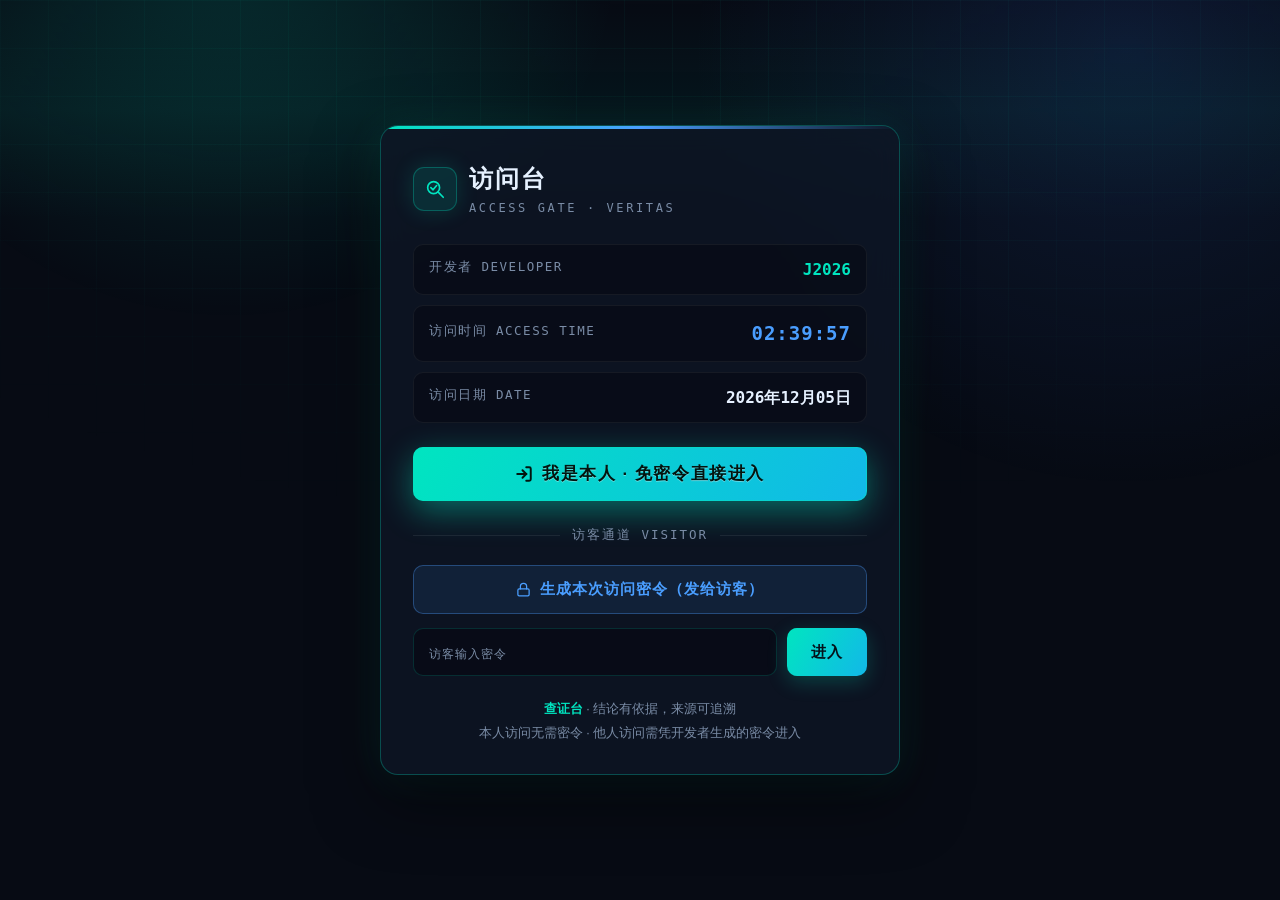
<file: frontend/access.html>
<!DOCTYPE html>
<html lang="zh-CN">
<head>
<meta charset="UTF-8">
<meta name="viewport" content="width=device-width, initial-scale=1.0">
<title>访问台 · 查证台 VERITAS</title>
<link rel="stylesheet" href="assets/style.css">
<style>
/* ===== 访问台专属布局 ===== */
.gate-wrap {
  position: relative; z-index: 1;
  min-height: 100vh; display: grid; place-items: center; padding: 24px;
}
.gate-card {
  width: 100%; max-width: 520px;
  background: var(--bg-panel);
  border: 1px solid var(--line-strong);
  border-radius: 18px; padding: 34px 32px 28px;
  backdrop-filter: blur(16px);
  box-shadow: 0 24px 64px rgba(0,0,0,.5), var(--shadow-glow);
  position: relative; overflow: hidden;
  animation: fadeUp .5s ease;
}
.gate-card::before {
  content: ""; position: absolute; left: 0; top: 0; width: 100%; height: 3px;
  background: linear-gradient(90deg, var(--cyan), var(--blue), transparent);
}
.gate-brand { display: flex; align-items: center; gap: 12px; margin-bottom: 26px; }
.gate-brand .brand-mark { width: 44px; height: 44px; }
.gate-brand h1 { font-size: 24px; font-weight: 800; letter-spacing: 2px; }
.gate-brand p { font-size: 12px; color: var(--text-mute); font-family: var(--mono); letter-spacing: 2.6px; }
.gate-meta { display: grid; gap: 10px; margin-bottom: 24px; }
.gate-meta-item {
  display: flex; align-items: center; justify-content: space-between;
  padding: 12px 15px; border-radius: 10px;
  background: rgba(7, 11, 20, 0.6); border: 1px solid rgba(255,255,255,.055);
}
.gate-meta-item .mk { font-size: 12.5px; color: var(--text-mute); letter-spacing: 1.5px; font-family: var(--mono); }
.gate-meta-item .mv { font-size: 16px; color: var(--text); font-family: var(--mono); font-weight: 600; }
.gate-meta-item .mv.dev { color: var(--cyan); }
.gate-meta-item .mv.clock { color: var(--blue); font-size: 19px; letter-spacing: 1px; }
.gate-divider {
  display: flex; align-items: center; gap: 12px; margin: 24px 0 20px;
  font-size: 12.5px; color: var(--text-mute); font-family: var(--mono); letter-spacing: 2px;
}
.gate-divider::before, .gate-divider::after {
  content: ""; flex: 1; height: 1px; background: var(--line);
}
.gate-btn {
  width: 100%; padding: 14px; border-radius: 10px; border: none; cursor: pointer;
  font-size: 15px; font-weight: 700; letter-spacing: 1px; margin-bottom: 12px;
  transition: transform .16s, box-shadow .16s, background .16s;
  display: flex; align-items: center; justify-content: center; gap: 9px;
}
.gate-btn:disabled { opacity: .55; cursor: not-allowed; }
.gate-btn.owner {
  background: linear-gradient(120deg, var(--cyan), #12B8E8);
  color: #03140F;
  font-size: 16.5px;
  font-weight: 800;
  letter-spacing: 1.6px;
  padding: 16px 13px;
  text-shadow: 0 1px 0 rgba(255,255,255,.35);
  box-shadow: 0 10px 32px rgba(0, 229, 192, 0.42), 0 0 0 1px rgba(0,229,192,.5) inset;
}
.gate-btn.owner:hover:not(:disabled) { transform: translateY(-2px); box-shadow: 0 14px 40px rgba(0,229,192,.55), 0 0 0 1px rgba(0,229,192,.6) inset; }
.gate-btn.gen {
  background: rgba(74, 158, 255, 0.1); color: var(--blue);
  border: 1px solid rgba(74, 158, 255, 0.35);
}
.gate-btn.gen:hover:not(:disabled) { background: rgba(74,158,255,.18); }
.gate-code-row { display: flex; gap: 10px; }
.gate-code-row input {
  flex: 1; min-width: 0;
  background: rgba(7, 11, 20, 0.72);
  border: 1px solid rgba(0, 229, 192, 0.16);
  border-radius: 10px; padding: 13px 15px;
  color: var(--text); font-family: var(--mono); font-size: 17px; letter-spacing: 2px;
  outline: none; transition: border-color .2s, box-shadow .2s;
  text-transform: uppercase;
}
.gate-code-row input:focus { border-color: var(--line-strong); box-shadow: 0 0 0 3px rgba(0,229,192,.08); }
.gate-code-row input::placeholder { color: var(--text-mute); letter-spacing: 1px; font-size: 12px; text-transform: none; }
.gate-code-row button {
  flex: 0 0 auto; padding: 13px 24px; border-radius: 10px; border: none; cursor: pointer;
  background: linear-gradient(120deg, var(--cyan), #12B8E8);
  color: #04121A; font-weight: 700; font-size: 15px; letter-spacing: 1px;
  box-shadow: 0 6px 20px rgba(0, 229, 192, 0.22);
  transition: transform .16s;
}
.gate-code-row button:hover:not(:disabled) { transform: translateY(-1px); }
.gate-code-row button:disabled { opacity: .55; cursor: not-allowed; }
.gate-code-box {
  display: none; margin-top: 14px; padding: 14px 16px; border-radius: 10px;
  background: rgba(0, 229, 192, 0.07); border: 1px dashed var(--line-strong);
  text-align: center;
}
.gate-code-box.show { display: block; animation: fadeUp .35s ease; }
.gate-code-box .gk { font-size: 12px; color: var(--text-mute); font-family: var(--mono); letter-spacing: 1.5px; margin-bottom: 6px; }
.gate-code-box .gv {
  font-family: var(--mono); font-size: 28px; font-weight: 800; letter-spacing: 4px;
  color: var(--cyan); cursor: pointer; user-select: all;
}
.gate-code-box .gt { font-size: 12px; color: var(--text-mute); margin-top: 6px; }
.gate-foot { margin-top: 22px; text-align: center; font-size: 12.5px; color: var(--text-mute); line-height: 1.9; }
.gate-foot b { color: var(--cyan); font-weight: 600; }
</style>
</head>
<body>
<div class="bg-layer bg-grid"></div>
<div class="bg-layer bg-glow-1"></div>
<div class="bg-layer bg-glow-2"></div>
<div class="bg-layer bg-scan"></div>
<div class="gate-wrap">
  <div class="gate-card">
    <div class="gate-brand">
      <div class="brand-mark">
        <svg viewBox="0 0 24 24" fill="none" stroke="#00E5C0" stroke-width="1.8" stroke-linecap="round">
          <circle cx="10.5" cy="10.5" r="6.5"></circle>
          <path d="M15.5 15.5 L21 21"></path>
          <path d="M7.5 10.5 L9.8 12.8 L13.8 8.2"></path>
        </svg>
      </div>
      <div>
        <h1>访问台</h1>
        <p>ACCESS GATE · VERITAS</p>
      </div>
    </div>
    <div class="gate-meta">
      <div class="gate-meta-item">
        <span class="mk">开发者 DEVELOPER</span>
        <span class="mv dev">J2026</span>
      </div>
      <div class="gate-meta-item">
        <span class="mk">访问时间 ACCESS TIME</span>
        <span class="mv clock" id="gateClock">--:--:--</span>
      </div>
      <div class="gate-meta-item">
        <span class="mk">访问日期 DATE</span>
        <span class="mv" id="gateDate">----年--月--日</span>
      </div>
    </div>
    <button class="gate-btn owner" id="ownerBtn">
      <svg width="18" height="18" viewBox="0 0 24 24" fill="none" stroke="currentColor" stroke-width="2.6" stroke-linecap="round">
        <path d="M15 3h4a2 2 0 0 1 2 2v14a2 2 0 0 1-2 2h-4"></path>
        <path d="M10 17l5-5-5-5"></path><path d="M15 12H3"></path>
      </svg>
      我是本人 · 免密令直接进入
    </button>
    <div class="gate-divider">访客通道 VISITOR</div>
    <button class="gate-btn gen" id="genBtn">
      <svg width="15" height="15" viewBox="0 0 24 24" fill="none" stroke="currentColor" stroke-width="2" stroke-linecap="round">
        <rect x="3" y="11" width="18" height="11" rx="2"></rect>
        <path d="M7 11V7a5 5 0 0 1 10 0v4"></path>
      </svg>
      生成本次访问密令（发给访客）
    </button>
    <div class="gate-code-box" id="codeBox">
      <div class="gk">本次访问密令 · 10 分钟内有效 · 点击复制</div>
      <div class="gv" id="codeValue">------</div>
      <div class="gt">访客在下方输入此密令即可进入</div>
    </div>
    <div class="gate-code-row" style="margin-top:14px">
      <input id="codeInput" placeholder="访客输入密令" maxlength="12" autocomplete="off">
      <button id="verifyBtn">进入</button>
    </div>
    <div class="gate-foot">
      <p><b>查证台</b> · 结论有依据，来源可追溯</p>
      <p>本人访问无需密令 · 他人访问需凭开发者生成的密令进入</p>
    </div>
  </div>
</div>
<div class="toast" id="toast"></div>
<script>
const API_BASE = (location.protocol === 'file:') ? 'http://127.0.0.1:8000' : '';
const $ = (s) => document.querySelector(s);
function toast(msg, ms = 2200) {
  const t = $('#toast');
  t.textContent = msg;
  t.classList.add('show');
  clearTimeout(t._t);
  t._t = setTimeout(() => t.classList.remove('show'), ms);
}
/* 实时时钟 */
function tick() {
  const d = new Date();
  const p = (n) => String(n).padStart(2, '0');
  $('#gateClock').textContent = `${p(d.getHours())}:${p(d.getMinutes())}:${p(d.getSeconds())}`;
  $('#gateDate').textContent = `${d.getFullYear()}年${p(d.getMonth() + 1)}月${p(d.getDate())}日`;
}
setInterval(tick, 1000); tick();
function enterWithToken(token) {
  sessionStorage.setItem('vc_access_token', token);
  sessionStorage.setItem('vc_access_at', String(Date.now()));
  location.replace('index.html');
}
/* 本人直通 */
$('#ownerBtn').addEventListener('click', async () => {
  const btn = $('#ownerBtn');
  btn.disabled = true;
  try {
    const r = await fetch(`${API_BASE}/api/access/owner`, { method: 'POST' });
    if (!r.ok) throw new Error();
    const d = await r.json();
    enterWithToken(d.token);
  } catch (e) {
    toast('服务未连接，请确认后端已启动', 3000);
    btn.disabled = false;
  }
});
/* 生成本次访问密令 */
$('#genBtn').addEventListener('click', async () => {
  const btn = $('#genBtn');
  btn.disabled = true;
  try {
    const r = await fetch(`${API_BASE}/api/access/generate`, { method: 'POST' });
    if (!r.ok) throw new Error();
    const d = await r.json();
    $('#codeValue').textContent = d.code;
    $('#codeBox').classList.add('show');
    toast('密令已生成，点击密令可复制');
  } catch (e) {
    toast('服务未连接，请确认后端已启动', 3000);
  } finally {
    btn.disabled = false;
  }
});
/* 点击密令复制 */
$('#codeValue').addEventListener('click', () => {
  const code = $('#codeValue').textContent;
  if (code === '------') return;
  navigator.clipboard.writeText(code)
    .then(() => toast('密令已复制，快发给访客吧'))
    .catch(() => toast('复制失败，请手动选择密令'));
});
/* 访客凭密令进入 */
async function verifyCode() {
  const code = $('#codeInput').value.trim();
  if (!code) { toast('请输入访问密令'); $('#codeInput').focus(); return; }
  const btn = $('#verifyBtn');
  btn.disabled = true;
  try {
    const r = await fetch(`${API_BASE}/api/access/verify`, {
      method: 'POST',
      headers: { 'Content-Type': 'application/json' },
      body: JSON.stringify({ code })
    });
    if (!r.ok) {
      const err = await r.json().catch(() => ({}));
      throw new Error(err.detail || '密令无效');
    }
    const d = await r.json();
    toast('密令校验通过，正在进入…');
    enterWithToken(d.token);
  } catch (e) {
    toast(e.message || '密令无效或已过期', 3000);
    btn.disabled = false;
    $('#codeInput').focus();
  }
}
$('#verifyBtn').addEventListener('click', verifyCode);
$('#codeInput').addEventListener('keydown', (e) => { if (e.key === 'Enter') verifyCode(); });
</script>
</body>
</html>
</file>
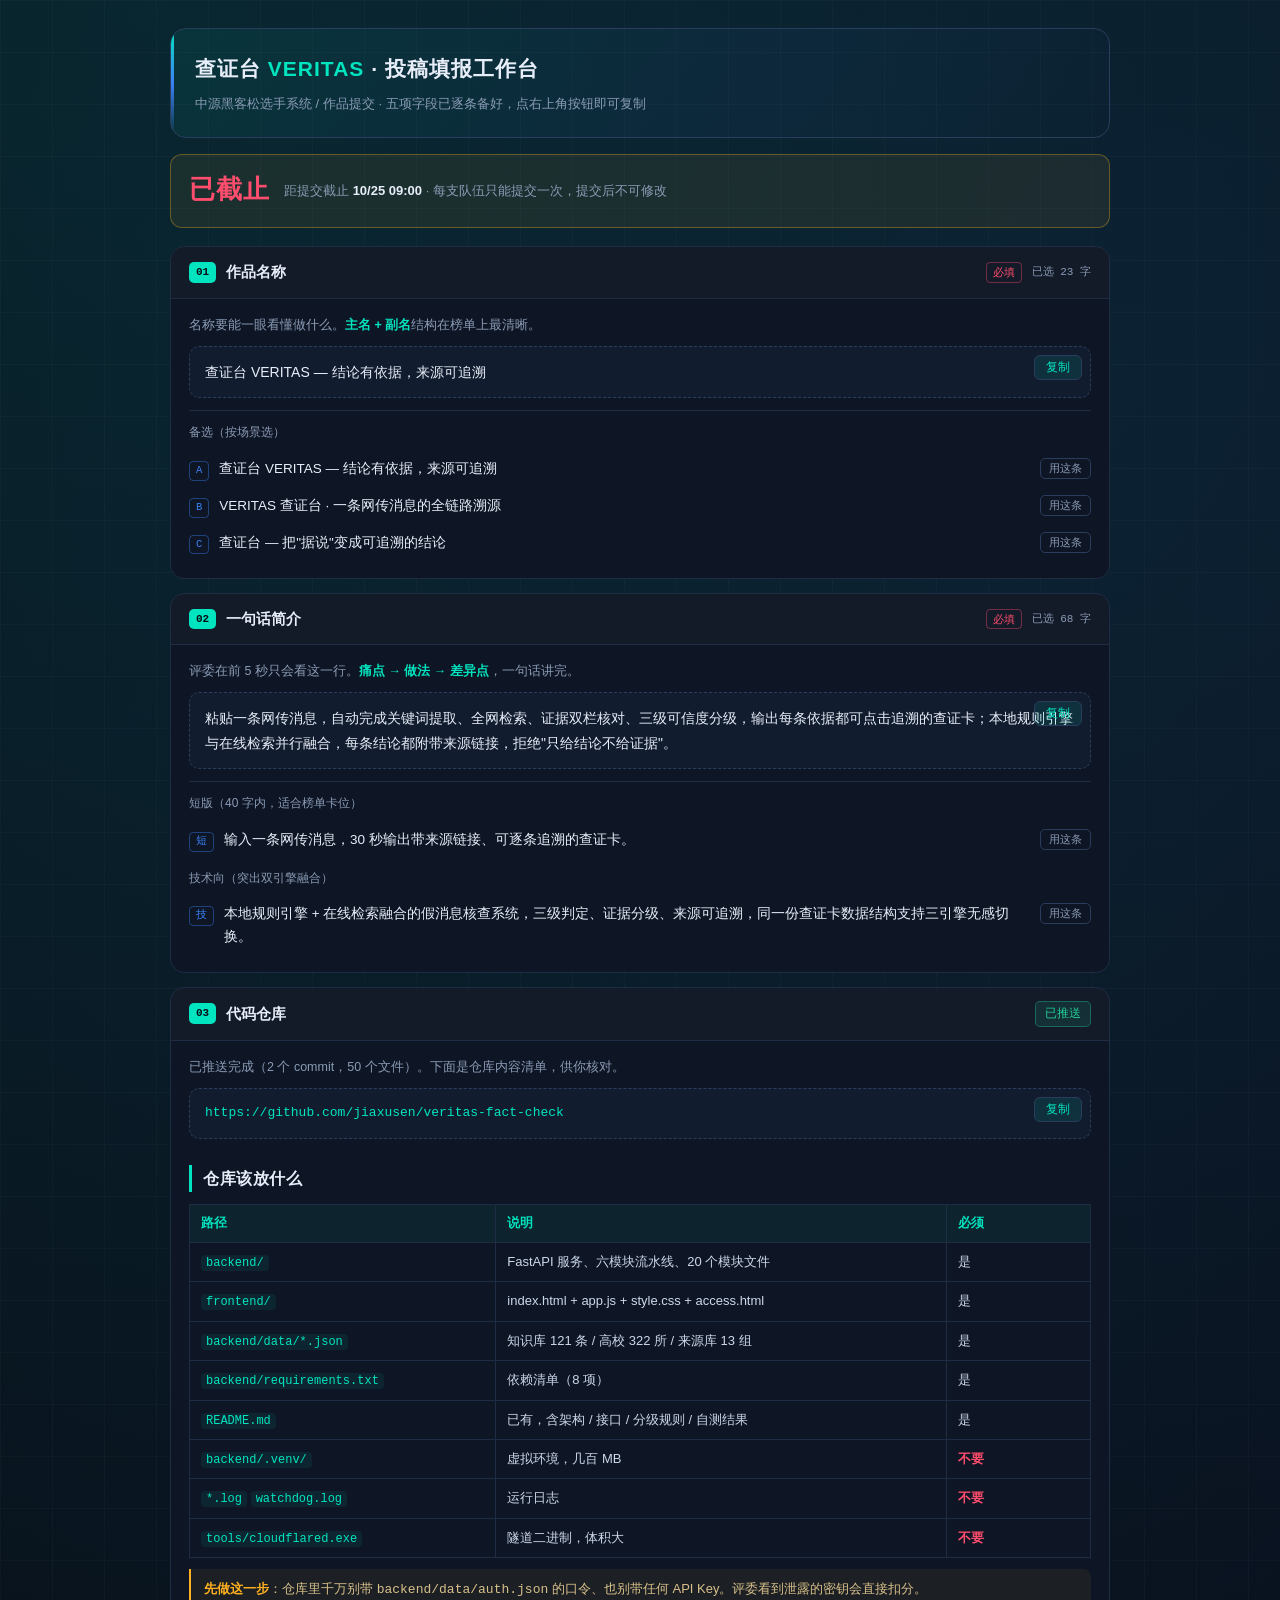
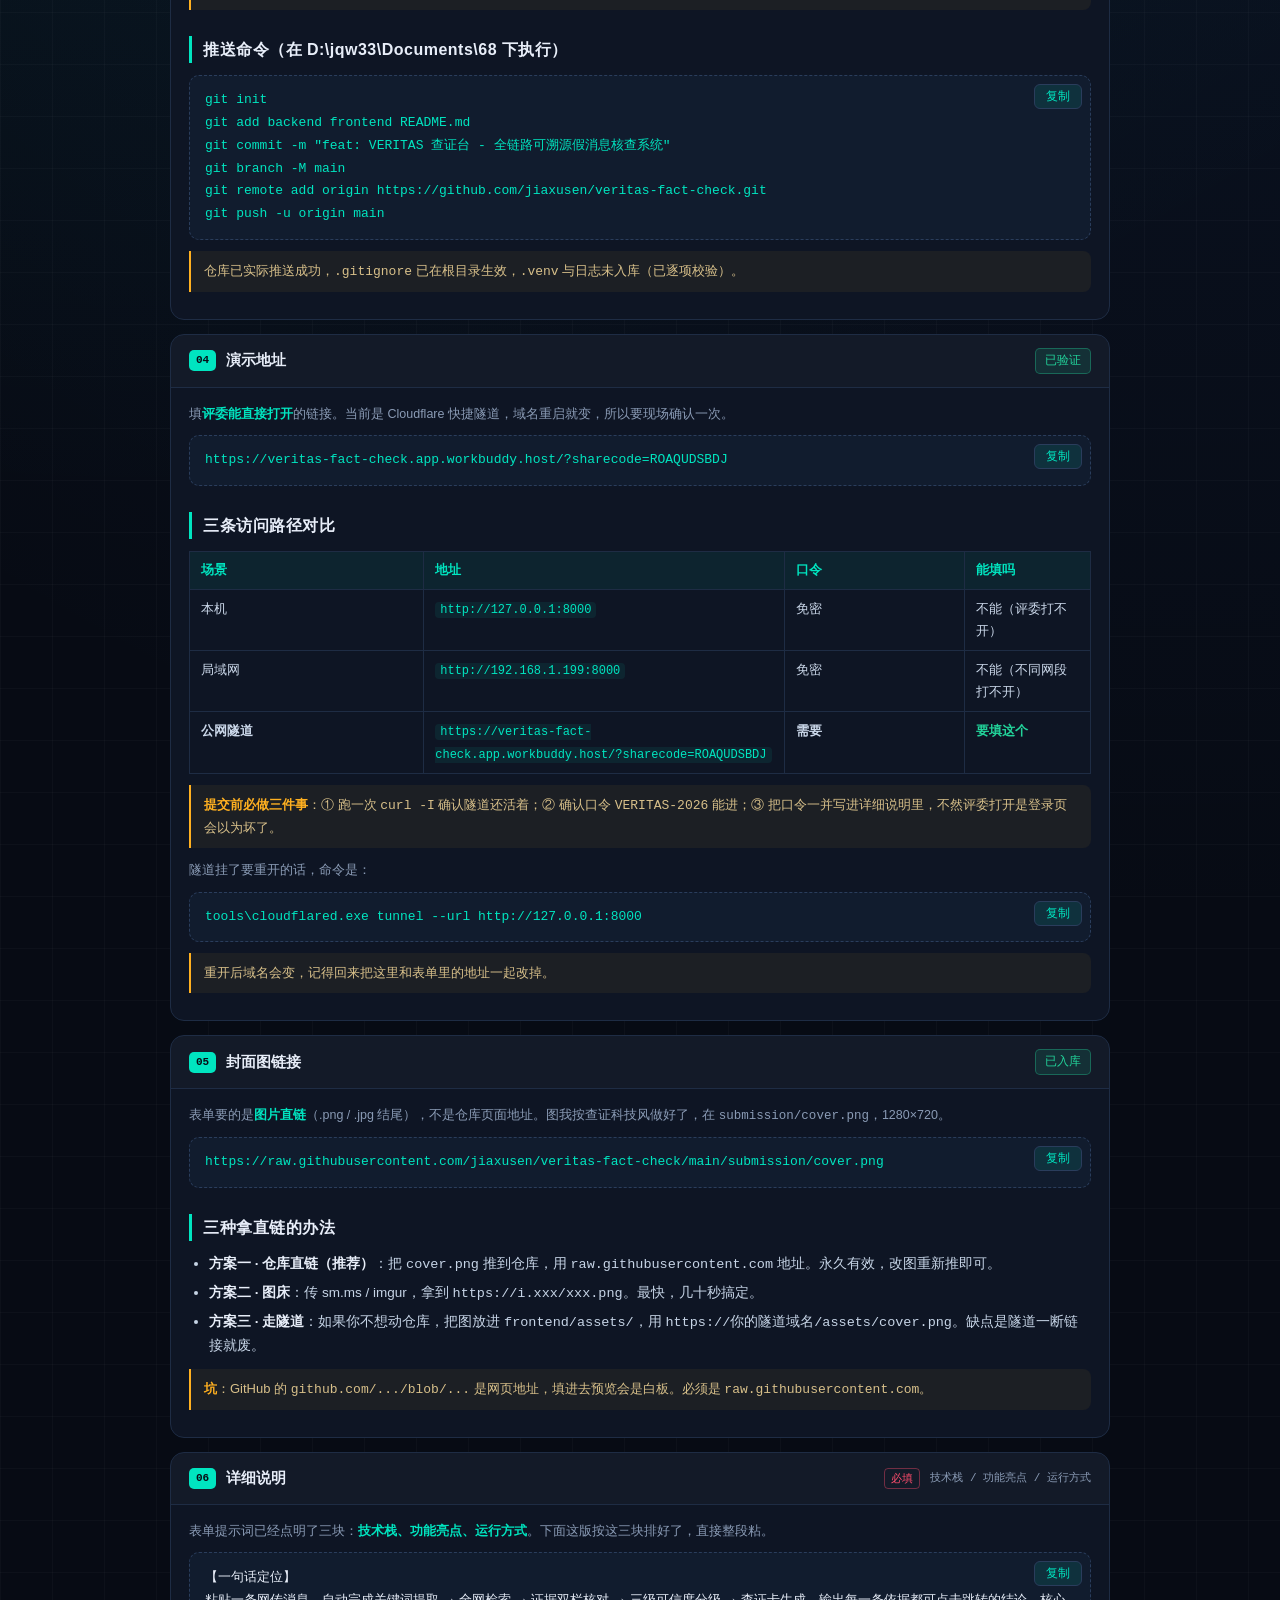
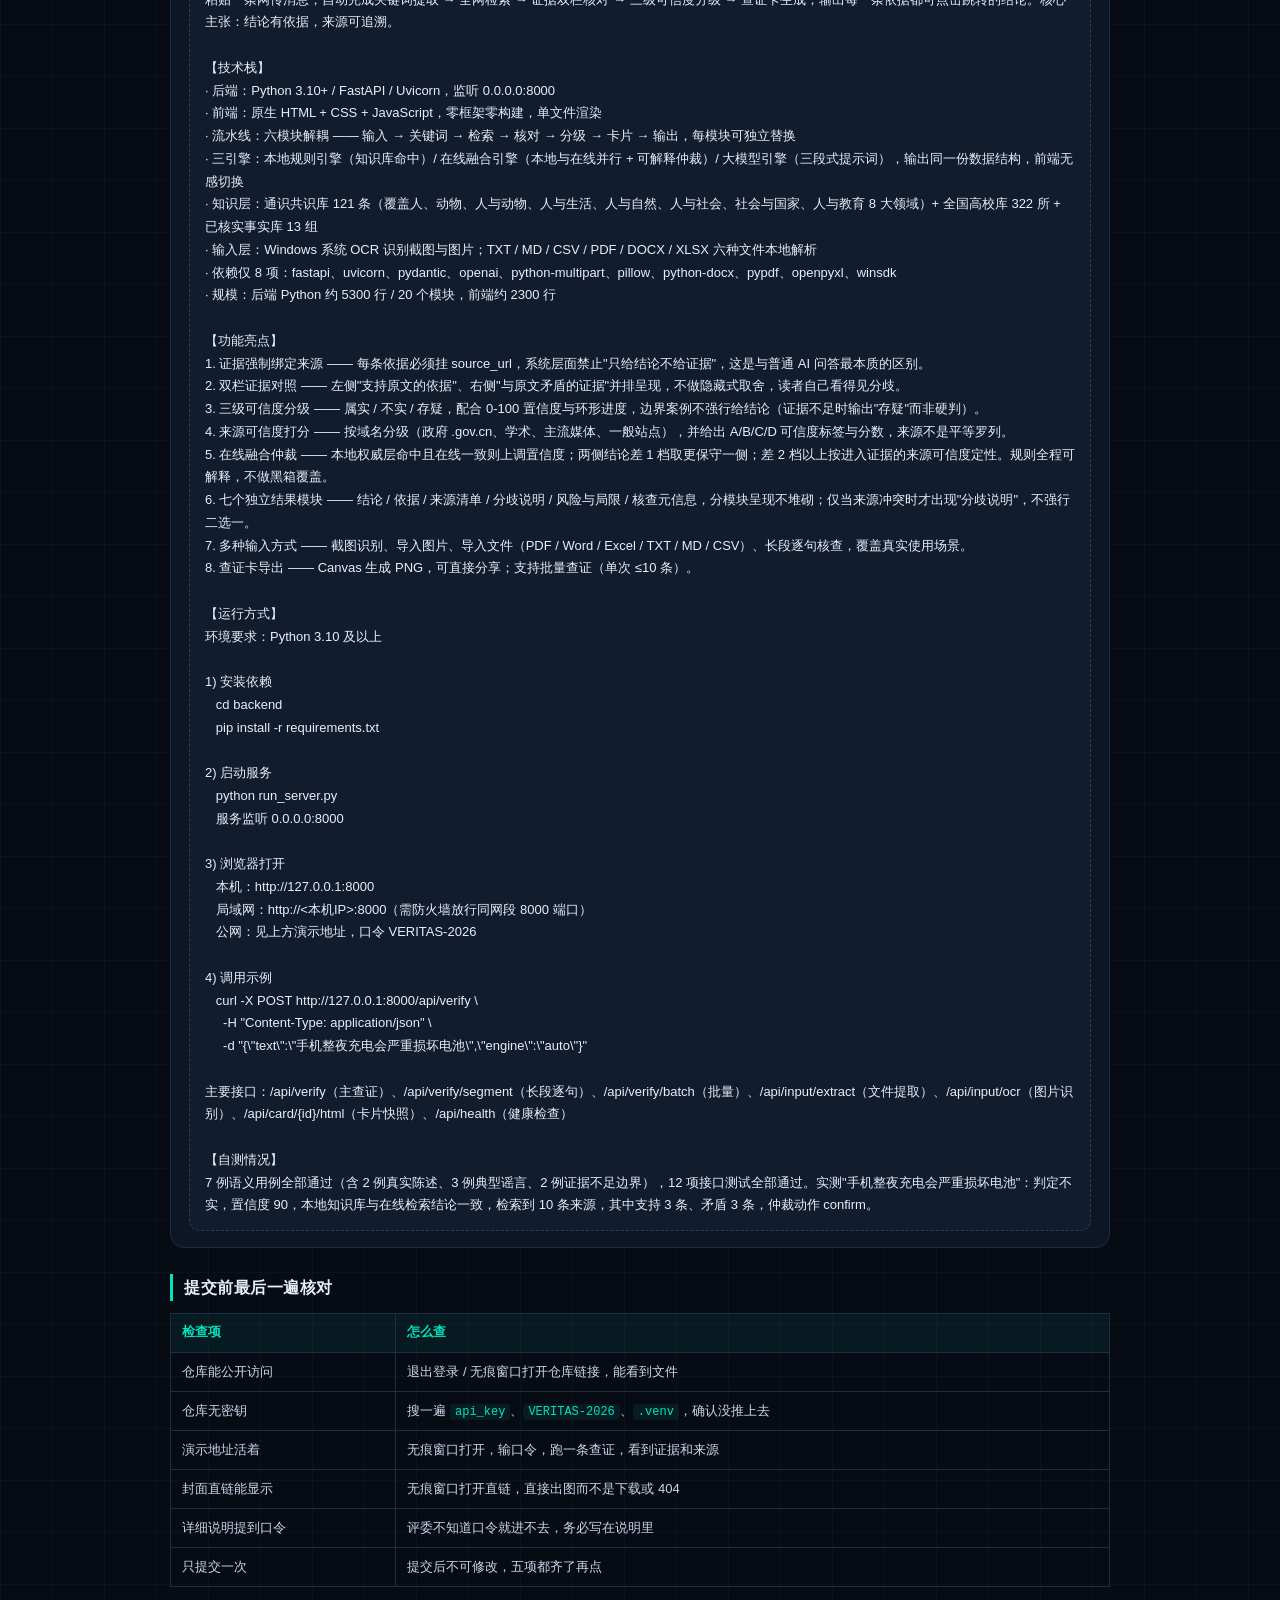
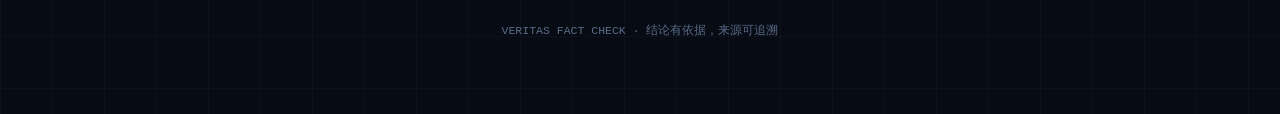
<file: submission/fill.html>
<!DOCTYPE html>
<html lang="zh-CN">
<head>
<meta charset="UTF-8">
<meta name="viewport" content="width=device-width,initial-scale=1.0">
<title>查证台 VERITAS · 投稿填报工作台</title>
<style>
:root{
  --bg:#070B14; --panel:#0E1524; --panel2:#111C2E; --line:#1E2C44; --line-strong:#2A3D5C;
  --txt:#E8EEF9; --dim:#8A9BB5; --cyan:#00E5C0; --blue:#3B82F6;
  --ok:#22D39A; --bad:#FF4D6D; --warn:#FFB020;
}
*{box-sizing:border-box;margin:0;padding:0}
body{
  background:var(--bg); color:var(--txt);
  font-family:-apple-system,"Segoe UI","PingFang SC","Microsoft YaHei",sans-serif;
  line-height:1.7; padding:28px 18px 80px;
  background-image:
    radial-gradient(circle at 12% 0%,rgba(0,229,192,.10),transparent 42%),
    radial-gradient(circle at 88% 8%,rgba(59,130,246,.10),transparent 46%),
    linear-gradient(rgba(255,255,255,.022) 1px,transparent 1px),
    linear-gradient(90deg,rgba(255,255,255,.022) 1px,transparent 1px);
  background-size:auto,auto,52px 52px,52px 52px;
}
.wrap{max-width:940px;margin:0 auto}

/* ---- 头部 ---- */
.hero{
  border:1px solid var(--line-strong); border-radius:16px; padding:22px 24px;
  background:linear-gradient(135deg,rgba(0,229,192,.07),rgba(59,130,246,.05) 60%,transparent);
  position:relative; overflow:hidden; margin-bottom:16px;
}
.hero::before{content:"";position:absolute;left:0;top:0;width:3px;height:100%;
  background:linear-gradient(180deg,var(--cyan),var(--blue),transparent)}
.hero h1{font-size:21px;letter-spacing:1px;font-weight:800}
.hero h1 span{color:var(--cyan)}
.hero p{color:var(--dim);font-size:13px;margin-top:6px}

/* ---- 倒计时 ---- */
.countdown{
  display:flex; align-items:center; gap:14px; flex-wrap:wrap;
  border:1px solid rgba(255,176,32,.34); border-radius:12px; padding:14px 18px;
  background:rgba(255,176,32,.07); margin-bottom:18px;
}
.countdown .num{font-family:ui-monospace,Consolas,monospace;font-size:26px;font-weight:800;color:var(--warn);letter-spacing:1px}
.countdown .lbl{font-size:13px;color:var(--dim)}
.countdown .lbl b{color:var(--txt)}

/* ---- 字段卡 ---- */
.field{
  border:1px solid var(--line); border-radius:14px; background:var(--panel);
  margin-bottom:14px; overflow:hidden;
}
.field-hd{
  display:flex; align-items:center; gap:10px; padding:13px 18px;
  border-bottom:1px solid var(--line); background:rgba(255,255,255,.018);
}
.field-hd .idx{
  font-family:ui-monospace,Consolas,monospace; font-size:11px; font-weight:700;
  color:var(--bg); background:var(--cyan); border-radius:5px; padding:1px 7px;
}
.field-hd .name{font-size:14.5px;font-weight:700;flex:1}
.field-hd .req{font-size:11px;color:var(--bad);border:1px solid rgba(255,77,109,.4);border-radius:4px;padding:0 6px}
.field-hd .len{font-size:11px;color:var(--dim);font-family:ui-monospace,monospace}
.field-bd{padding:16px 18px}
.tip{font-size:12.5px;color:var(--dim);margin-bottom:10px}
.tip b{color:var(--cyan);font-weight:600}

/* ---- 可复制内容 ---- */
.copybox{
  position:relative; border:1px dashed var(--line-strong); border-radius:10px;
  background:var(--panel2); padding:13px 15px; font-size:14px; line-height:1.75;
  white-space:pre-wrap; word-break:break-word;
}
.copybox.mono{font-family:ui-monospace,Consolas,monospace;font-size:13px;color:var(--cyan)}
.copybox.small{font-size:13px}
.btn-copy{
  position:absolute; top:8px; right:8px; cursor:pointer;
  font-size:11.5px; padding:4px 11px; border-radius:6px;
  border:1px solid var(--line-strong); background:rgba(0,229,192,.1); color:var(--cyan);
  transition:.16s;
}
.btn-copy:hover{background:rgba(0,229,192,.22)}
.btn-copy.done{background:rgba(34,211,154,.22);border-color:var(--ok);color:var(--ok)}

/* ---- 候选列表 ---- */
.alt{border-top:1px solid var(--line);margin-top:12px;padding-top:11px}
.alt-t{font-size:12px;color:var(--dim);margin-bottom:8px}
.alt-item{display:flex;gap:10px;align-items:flex-start;padding:7px 0;font-size:13.5px}
.alt-item .tag{font-size:10.5px;color:var(--blue);border:1px solid rgba(59,130,246,.42);
  border-radius:4px;padding:0 6px;flex:none;margin-top:3px;font-family:ui-monospace,monospace}
.alt-item .txt{flex:1}
.alt-item .btn-mini{flex:none;cursor:pointer;font-size:11px;border:1px solid var(--line-strong);
  background:transparent;color:var(--dim);border-radius:5px;padding:2px 8px}
.alt-item .btn-mini:hover{color:var(--cyan);border-color:var(--cyan)}

/* ---- 状态标记 ---- */
.state{display:flex;gap:6px;align-items:center;font-size:11.5px;padding:2px 9px;border-radius:5px;flex:none}
.state.todo{background:rgba(255,77,109,.12);color:var(--bad);border:1px solid rgba(255,77,109,.34)}
.state.done{background:rgba(34,211,154,.12);color:var(--ok);border:1px solid rgba(34,211,154,.34)}
.state.warn{background:rgba(255,176,32,.12);color:var(--warn);border:1px solid rgba(255,176,32,.34)}

/* ---- 表格 ---- */
table{width:100%;border-collapse:collapse;font-size:13px;margin:10px 0 4px}
th,td{border:1px solid var(--line);padding:8px 11px;text-align:left;vertical-align:top}
th{background:rgba(0,229,192,.07);color:var(--cyan);font-weight:600;font-size:12.5px}
td{color:#CBD8EA}
td code{font-family:ui-monospace,Consolas,monospace;font-size:12px;color:var(--cyan);
  background:rgba(0,229,192,.08);padding:1px 5px;border-radius:4px}

h2.sec{font-size:16px;margin:26px 0 12px;padding-left:11px;border-left:3px solid var(--cyan);letter-spacing:.5px}
.note{border-left:2px solid var(--warn);padding:9px 13px;background:rgba(255,176,32,.06);
  border-radius:0 8px 8px 0;font-size:13px;color:#D8C08A;margin:11px 0}
.note b{color:var(--warn)}
ul.plain{margin:8px 0 0 20px;font-size:13.5px;color:#C6D4E6}
ul.plain li{margin:5px 0}
ul.plain li b{color:var(--txt)}
.foot{text-align:center;color:#5A6B85;font-size:11.5px;margin-top:34px;font-family:ui-monospace,monospace}
</style>
</head>
<body>
<div class="wrap">

  <div class="hero">
    <h1>查证台 <span>VERITAS</span> · 投稿填报工作台</h1>
    <p>中源黑客松选手系统 / 作品提交 · 五项字段已逐条备好，点右上角按钮即可复制</p>
  </div>

  <div class="countdown">
    <div class="num" id="cd">--:--:--</div>
    <div class="lbl">距提交截止 <b>10/25 09:00</b> · 每支队伍只能提交一次，提交后不可修改</div>
  </div>

  <!-- 01 作品名称 -->
  <div class="field">
    <div class="field-hd">
      <span class="idx">01</span><span class="name">作品名称</span>
      <span class="req">必填</span><span class="len">已选 23 字</span>
    </div>
    <div class="field-bd">
      <div class="tip">名称要能一眼看懂做什么。<b>主名 + 副名</b>结构在榜单上最清晰。</div>
      <div class="copybox" data-copy>查证台 VERITAS — 结论有依据，来源可追溯</div>
      <div class="alt">
        <div class="alt-t">备选（按场景选）</div>
        <div class="alt-item"><span class="tag">A</span><span class="txt">查证台 VERITAS — 结论有依据，来源可追溯</span><button class="btn-mini">用这条</button></div>
        <div class="alt-item"><span class="tag">B</span><span class="txt">VERITAS 查证台 · 一条网传消息的全链路溯源</span><button class="btn-mini">用这条</button></div>
        <div class="alt-item"><span class="tag">C</span><span class="txt">查证台 — 把"据说"变成可追溯的结论</span><button class="btn-mini">用这条</button></div>
      </div>
    </div>
  </div>

  <!-- 02 一句话简介 -->
  <div class="field">
    <div class="field-hd">
      <span class="idx">02</span><span class="name">一句话简介</span>
      <span class="req">必填</span><span class="len">已选 68 字</span>
    </div>
    <div class="field-bd">
      <div class="tip">评委在前 5 秒只会看这一行。<b>痛点 → 做法 → 差异点</b>，一句话讲完。</div>
      <div class="copybox" data-copy>粘贴一条网传消息，自动完成关键词提取、全网检索、证据双栏核对、三级可信度分级，输出每条依据都可点击追溯的查证卡；本地规则引擎与在线检索并行融合，每条结论都附带来源链接，拒绝"只给结论不给证据"。</div>
      <div class="alt">
        <div class="alt-t">短版（40 字内，适合榜单卡位）</div>
        <div class="alt-item"><span class="tag">短</span><span class="txt">输入一条网传消息，30 秒输出带来源链接、可逐条追溯的查证卡。</span><button class="btn-mini">用这条</button></div>
        <div class="alt-t" style="margin-top:9px">技术向（突出双引擎融合）</div>
        <div class="alt-item"><span class="tag">技</span><span class="txt">本地规则引擎 + 在线检索融合的假消息核查系统，三级判定、证据分级、来源可追溯，同一份查证卡数据结构支持三引擎无感切换。</span><button class="btn-mini">用这条</button></div>
      </div>
    </div>
  </div>

  <!-- 03 代码仓库 -->
  <div class="field">
    <div class="field-hd">
      <span class="idx">03</span><span class="name">代码仓库</span>
      <span class="state done">已推送</span>
    </div>
    <div class="field-bd">
      <div class="tip">已推送完成（2 个 commit，50 个文件）。下面是仓库内容清单，供你核对。</div>
      <div class="copybox mono" data-copy>https://github.com/jiaxusen/veritas-fact-check</div>
      <h2 class="sec">仓库该放什么</h2>
      <table>
        <tr><th style="width:34%">路径</th><th>说明</th><th style="width:16%">必须</th></tr>
        <tr><td><code>backend/</code></td><td>FastAPI 服务、六模块流水线、20 个模块文件</td><td>是</td></tr>
        <tr><td><code>frontend/</code></td><td>index.html + app.js + style.css + access.html</td><td>是</td></tr>
        <tr><td><code>backend/data/*.json</code></td><td>知识库 121 条 / 高校 322 所 / 来源库 13 组</td><td>是</td></tr>
        <tr><td><code>backend/requirements.txt</code></td><td>依赖清单（8 项）</td><td>是</td></tr>
        <tr><td><code>README.md</code></td><td>已有，含架构 / 接口 / 分级规则 / 自测结果</td><td>是</td></tr>
        <tr><td><code>backend/.venv/</code></td><td>虚拟环境，几百 MB</td><td><b style="color:var(--bad)">不要</b></td></tr>
        <tr><td><code>*.log</code> <code>watchdog.log</code></td><td>运行日志</td><td><b style="color:var(--bad)">不要</b></td></tr>
        <tr><td><code>tools/cloudflared.exe</code></td><td>隧道二进制，体积大</td><td><b style="color:var(--bad)">不要</b></td></tr>
      </table>
      <div class="note"><b>先做这一步</b>：仓库里千万别带 <code>backend/data/auth.json</code> 的口令、也别带任何 API Key。评委看到泄露的密钥会直接扣分。</div>
      <h2 class="sec">推送命令（在 D:\jqw33\Documents\68 下执行）</h2>
      <div class="copybox mono small" data-copy>git init
git add backend frontend README.md
git commit -m "feat: VERITAS 查证台 - 全链路可溯源假消息核查系统"
git branch -M main
git remote add origin https://github.com/jiaxusen/veritas-fact-check.git
git push -u origin main</div>
      <div class="note">仓库已实际推送成功，<code>.gitignore</code> 已在根目录生效，<code>.venv</code> 与日志未入库（已逐项校验）。</div>
    </div>
  </div>

  <!-- 04 演示地址 -->
  <div class="field">
    <div class="field-hd">
      <span class="idx">04</span><span class="name">演示地址</span>
      <span class="state done">已验证</span>
    </div>
    <div class="field-bd">
      <div class="tip">填<b>评委能直接打开</b>的链接。当前是 Cloudflare 快捷隧道，域名重启就变，所以要现场确认一次。</div>
      <div class="copybox mono" data-copy>https://veritas-fact-check.app.workbuddy.host/?sharecode=ROAQUDSBDJ</div>
      <h2 class="sec">三条访问路径对比</h2>
      <table>
        <tr><th style="width:26%">场景</th><th>地址</th><th style="width:20%">口令</th><th style="width:14%">能填吗</th></tr>
        <tr><td>本机</td><td><code>http://127.0.0.1:8000</code></td><td>免密</td><td>不能（评委打不开）</td></tr>
        <tr><td>局域网</td><td><code>http://192.168.1.199:8000</code></td><td>免密</td><td>不能（不同网段打不开）</td></tr>
        <tr><td><b>公网隧道</b></td><td><code>https://veritas-fact-check.app.workbuddy.host/?sharecode=ROAQUDSBDJ</code></td><td><b>需要</b></td><td><b style="color:var(--ok)">要填这个</b></td></tr>
      </table>
      <div class="note"><b>提交前必做三件事</b>：① 跑一次 <code>curl -I</code> 确认隧道还活着；② 确认口令 <code>VERITAS-2026</code> 能进；③ 把口令一并写进详细说明里，不然评委打开是登录页会以为坏了。</div>
      <div class="tip" style="margin-top:12px">隧道挂了要重开的话，命令是：</div>
      <div class="copybox mono small" data-copy>tools\cloudflared.exe tunnel --url http://127.0.0.1:8000</div>
      <div class="note">重开后域名会变，记得回来把这里和表单里的地址一起改掉。</div>
    </div>
  </div>

  <!-- 05 封面图 -->
  <div class="field">
    <div class="field-hd">
      <span class="idx">05</span><span class="name">封面图链接</span>
      <span class="state done">已入库</span>
    </div>
    <div class="field-bd">
      <div class="tip">表单要的是<b>图片直链</b>（.png / .jpg 结尾），不是仓库页面地址。图我按查证科技风做好了，在 <code>submission/cover.png</code>，1280×720。</div>
      <div class="copybox mono" data-copy>https://raw.githubusercontent.com/jiaxusen/veritas-fact-check/main/submission/cover.png</div>
      <h2 class="sec">三种拿直链的办法</h2>
      <ul class="plain">
        <li><b>方案一 · 仓库直链（推荐）</b>：把 <code>cover.png</code> 推到仓库，用 <code>raw.githubusercontent.com</code> 地址。永久有效，改图重新推即可。</li>
        <li><b>方案二 · 图床</b>：传 sm.ms / imgur，拿到 <code>https://i.xxx/xxx.png</code>。最快，几十秒搞定。</li>
        <li><b>方案三 · 走隧道</b>：如果你不想动仓库，把图放进 <code>frontend/assets/</code>，用 <code>https://你的隧道域名/assets/cover.png</code>。缺点是隧道一断链接就废。</li>
      </ul>
      <div class="note"><b>坑</b>：GitHub 的 <code>github.com/.../blob/...</code> 是网页地址，填进去预览会是白板。必须是 <code>raw.githubusercontent.com</code>。</div>
    </div>
  </div>

  <!-- 06 详细说明 -->
  <div class="field">
    <div class="field-hd">
      <span class="idx">06</span><span class="name">详细说明</span>
      <span class="req">必填</span><span class="len">技术栈 / 功能亮点 / 运行方式</span>
    </div>
    <div class="field-bd">
      <div class="tip">表单提示词已经点明了三块：<b>技术栈、功能亮点、运行方式</b>。下面这版按这三块排好了，直接整段粘。</div>
      <div class="copybox small" data-copy id="detailBox">【一句话定位】
粘贴一条网传消息，自动完成关键词提取 → 全网检索 → 证据双栏核对 → 三级可信度分级 → 查证卡生成，输出每一条依据都可点击跳转的结论。核心主张：结论有依据，来源可追溯。

【技术栈】
· 后端：Python 3.10+ / FastAPI / Uvicorn，监听 0.0.0.0:8000
· 前端：原生 HTML + CSS + JavaScript，零框架零构建，单文件渲染
· 流水线：六模块解耦 —— 输入 → 关键词 → 检索 → 核对 → 分级 → 卡片 → 输出，每模块可独立替换
· 三引擎：本地规则引擎（知识库命中）/ 在线融合引擎（本地与在线并行 + 可解释仲裁）/ 大模型引擎（三段式提示词），输出同一份数据结构，前端无感切换
· 知识层：通识共识库 121 条（覆盖人、动物、人与动物、人与生活、人与自然、人与社会、社会与国家、人与教育 8 大领域）+ 全国高校库 322 所 + 已核实事实库 13 组
· 输入层：Windows 系统 OCR 识别截图与图片；TXT / MD / CSV / PDF / DOCX / XLSX 六种文件本地解析
· 依赖仅 8 项：fastapi、uvicorn、pydantic、openai、python-multipart、pillow、python-docx、pypdf、openpyxl、winsdk
· 规模：后端 Python 约 5300 行 / 20 个模块，前端约 2300 行

【功能亮点】
1. 证据强制绑定来源 —— 每条依据必须挂 source_url，系统层面禁止"只给结论不给证据"，这是与普通 AI 问答最本质的区别。
2. 双栏证据对照 —— 左侧"支持原文的依据"、右侧"与原文矛盾的证据"并排呈现，不做隐藏式取舍，读者自己看得见分歧。
3. 三级可信度分级 —— 属实 / 不实 / 存疑，配合 0-100 置信度与环形进度，边界案例不强行给结论（证据不足时输出"存疑"而非硬判）。
4. 来源可信度打分 —— 按域名分级（政府 .gov.cn、学术、主流媒体、一般站点），并给出 A/B/C/D 可信度标签与分数，来源不是平等罗列。
5. 在线融合仲裁 —— 本地权威层命中且在线一致则上调置信度；两侧结论差 1 档取更保守一侧；差 2 档以上按进入证据的来源可信度定性。规则全程可解释，不做黑箱覆盖。
6. 七个独立结果模块 —— 结论 / 依据 / 来源清单 / 分歧说明 / 风险与局限 / 核查元信息，分模块呈现不堆砌；仅当来源冲突时才出现"分歧说明"，不强行二选一。
7. 多种输入方式 —— 截图识别、导入图片、导入文件（PDF / Word / Excel / TXT / MD / CSV）、长段逐句核查，覆盖真实使用场景。
8. 查证卡导出 —— Canvas 生成 PNG，可直接分享；支持批量查证（单次 ≤10 条）。

【运行方式】
环境要求：Python 3.10 及以上

1) 安装依赖
   cd backend
   pip install -r requirements.txt

2) 启动服务
   python run_server.py
   服务监听 0.0.0.0:8000

3) 浏览器打开
   本机：http://127.0.0.1:8000
   局域网：http://<本机IP>:8000（需防火墙放行同网段 8000 端口）
   公网：见上方演示地址，口令 VERITAS-2026

4) 调用示例
   curl -X POST http://127.0.0.1:8000/api/verify \
     -H "Content-Type: application/json" \
     -d "{\"text\":\"手机整夜充电会严重损坏电池\",\"engine\":\"auto\"}"

主要接口：/api/verify（主查证）、/api/verify/segment（长段逐句）、/api/verify/batch（批量）、/api/input/extract（文件提取）、/api/input/ocr（图片识别）、/api/card/{id}/html（卡片快照）、/api/health（健康检查）

【自测情况】
7 例语义用例全部通过（含 2 例真实陈述、3 例典型谣言、2 例证据不足边界），12 项接口测试全部通过。实测"手机整夜充电会严重损坏电池"：判定不实，置信度 90，本地知识库与在线检索结论一致，检索到 10 条来源，其中支持 3 条、矛盾 3 条，仲裁动作 confirm。</div>
    </div>
  </div>

  <h2 class="sec">提交前最后一遍核对</h2>
  <table>
    <tr><th style="width:24%">检查项</th><th>怎么查</th></tr>
    <tr><td>仓库能公开访问</td><td>退出登录 / 无痕窗口打开仓库链接，能看到文件</td></tr>
    <tr><td>仓库无密钥</td><td>搜一遍 <code>api_key</code>、<code>VERITAS-2026</code>、<code>.venv</code>，确认没推上去</td></tr>
    <tr><td>演示地址活着</td><td>无痕窗口打开，输口令，跑一条查证，看到证据和来源</td></tr>
    <tr><td>封面直链能显示</td><td>无痕窗口打开直链，直接出图而不是下载或 404</td></tr>
    <tr><td>详细说明提到口令</td><td>评委不知道口令就进不去，务必写在说明里</td></tr>
    <tr><td>只提交一次</td><td>提交后不可修改，五项都齐了再点</td></tr>
  </table>

  <div class="foot">VERITAS FACT CHECK · 结论有依据，来源可追溯</div>
</div>

<script>
/* 倒计时：到 2026-10-25 09:00 */
(function () {
  var end = new Date('2026-10-25T09:00:00+08:00').getTime();
  var el = document.getElementById('cd');
  function tick() {
    var d = end - Date.now();
    if (d <= 0) { el.textContent = '已截止'; el.style.color = 'var(--bad)'; return; }
    var h = Math.floor(d / 3600000), m = Math.floor(d % 3600000 / 60000), s = Math.floor(d % 60000 / 1000);
    el.textContent = String(h).padStart(2, '0') + ':' + String(m).padStart(2, '0') + ':' + String(s).padStart(2, '0');
    setTimeout(tick, 1000);
  }
  tick();
})();

/* 复制 */
function copyText(text, btn) {
  var done = function () {
    if (!btn) return;
    var old = btn.textContent;
    btn.textContent = '已复制';
    btn.classList.add('done');
    setTimeout(function () { btn.textContent = old; btn.classList.remove('done'); }, 1400);
  };
  if (navigator.clipboard && window.isSecureContext) {
    navigator.clipboard.writeText(text).then(done).catch(function () { fallback(text, done); });
  } else { fallback(text, done); }
}
function fallback(text, done) {
  var ta = document.createElement('textarea');
  ta.value = text;
  ta.style.cssText = 'position:fixed;top:-9999px';
  document.body.appendChild(ta);
  ta.select();
  try { document.execCommand('copy'); done(); } catch (e) {}
  document.body.removeChild(ta);
}

/* 给每个 copybox 挂按钮 */
document.querySelectorAll('.copybox[data-copy]').forEach(function (box) {
  var btn = document.createElement('button');
  btn.className = 'btn-copy';
  btn.textContent = '复制';
  btn.addEventListener('click', function () { copyText(box.textContent.trim(), btn); });
  box.appendChild(btn);
});

/* 备选项「用这条」*/
document.querySelectorAll('.alt-item').forEach(function (item) {
  var btn = item.querySelector('.btn-mini');
  if (!btn) return;
  btn.addEventListener('click', function () {
    var txt = item.querySelector('.txt').textContent.trim();
    var field = item.closest('.field');
    var main = field && field.querySelector('.copybox[data-copy]');
    if (main) {
      var b = main.querySelector('.btn-copy');
      main.textContent = txt;
      if (b) main.appendChild(b);
      copyText(txt, b);
    }
  });
});
</script>
</body>
</html>
</file>
<file: frontend/assets/style.css>
/* ===== 查证台 · 样式表 ===== */
:root {
  --bg: #070B14;
  --panel: rgba(15, 23, 38, .72);
  --panel-solid: #0E1626;
  --line: rgba(255, 255, 255, .07);
  --line-strong: rgba(0, 229, 192, .28);
  --text: #E6F1FF;
  --text-dim: #8FA3BF;
  --text-mute: #7A8CA6;
  --accent: #00E5C0;
  --accent-dim: rgba(0, 229, 192, .12);
  --green: #22D39A;
  --red: #FF4D6D;
  --amber: #FFB020;
  --cyan: #00E5C0;
  --blue: #4A9EFF;
  --bg-panel: rgba(15, 23, 38, .78);
  --shadow-glow: 0 0 42px rgba(0, 229, 192, .12);
  --sans: "Microsoft YaHei", "PingFang SC", -apple-system, sans-serif;
  --mono: "JetBrains Mono", "Consolas", monospace;
}
* { box-sizing: border-box; margin: 0; padding: 0; }
html { scroll-behavior: smooth; }
body {
  background: var(--bg);
  color: var(--text);
  font-family: var(--sans);
  font-size: 14px;
  line-height: 1.6;
  min-height: 100vh;
  overflow-x: hidden;
  -webkit-font-smoothing: antialiased;
}
/* ---------- 背景层 ---------- */
.bg-layer { position: fixed; inset: 0; pointer-events: none; z-index: 0; }
.bg-grid {
  background-image:
    linear-gradient(rgba(0, 229, 192, .035) 1px, transparent 1px),
    linear-gradient(90deg, rgba(0, 229, 192, .035) 1px, transparent 1px);
  background-size: 48px 48px;
  mask-image: radial-gradient(ellipse 80% 60% at 50% 0%, #000 40%, transparent 100%);
}
.bg-glow-1 {
  background: radial-gradient(circle 560px at 18% -8%, rgba(0, 229, 192, .16), transparent 70%);
}
.bg-glow-2 {
  background: radial-gradient(circle 620px at 88% 6%, rgba(56, 120, 255, .13), transparent 70%);
}
.bg-scan {
  background: linear-gradient(180deg, transparent 0%, rgba(0, 229, 192, .05) 50%, transparent 100%);
  height: 220px;
  animation: scanmove 9s linear infinite;
}
@keyframes scanmove {
  0% { transform: translateY(-240px); }
  100% { transform: translateY(100vh); }
}
/* ---------- 布局 ---------- */
.app {
  position: relative;
  z-index: 1;
  max-width: 1080px;
  margin: 0 auto;
  padding: 0 24px 80px;
}
/* ---------- 顶栏 ---------- */
.topbar {
  display: flex;
  align-items: center;
  justify-content: space-between;
  padding: 22px 0 18px;
  border-bottom: 1px solid var(--line);
}
.brand { display: flex; align-items: center; gap: 13px; }
.brand-mark {
  width: 42px; height: 42px;
  display: grid; place-items: center;
  border: 1px solid var(--line-strong);
  border-radius: 11px;
  background: var(--accent-dim);
  box-shadow: 0 0 22px rgba(0, 229, 192, .16);
}
.brand-mark svg { width: 22px; height: 22px; }
.brand-text h1 {
  font-size: 19px;
  font-weight: 700;
  letter-spacing: 2px;
}
.brand-text p {
  font-size: 10px;
  letter-spacing: 2.4px;
  color: var(--text-mute);
  font-family: var(--mono);
  margin-top: 1px;
}
.topbar-meta {
  display: flex; align-items: center; gap: 18px;
  font-family: var(--mono);
  font-size: 11.5px;
  color: var(--text-mute);
}
.engine-badge {
  display: inline-flex; align-items: center; gap: 7px;
  padding: 5px 12px;
  border: 1px solid var(--line);
  border-radius: 20px;
  background: rgba(255, 255, 255, .02);
  color: var(--text-dim);
}
.dot-live {
  width: 6px; height: 6px; border-radius: 50%;
  background: var(--green);
  box-shadow: 0 0 8px var(--green);
  animation: pulse 2s ease-in-out infinite;
}
@keyframes pulse {
  0%, 100% { opacity: 1; }
  50% { opacity: .35; }
}
/* ---------- Hero ---------- */
.hero { padding: 54px 0 34px; text-align: center; }
.hero-tag {
  display: inline-block;
  padding: 5px 15px;
  margin-bottom: 20px;
  font-size: 11.5px;
  letter-spacing: 1.6px;
  color: var(--accent);
  border: 1px solid var(--line-strong);
  border-radius: 20px;
  background: var(--accent-dim);
}
.hero h2 {
  font-size: 33px;
  font-weight: 700;
  letter-spacing: 1.5px;
  margin-bottom: 14px;
  background: linear-gradient(96deg, #E6F1FF 20%, var(--accent) 92%);
  -webkit-background-clip: text;
  background-clip: text;
  -webkit-text-fill-color: transparent;
}
.hero p {
  font-size: 13.5px;
  color: var(--text-dim);
  line-height: 1.9;
}
.hero p b { color: var(--accent); font-weight: 600; }
/* ---------- 输入面板 ---------- */
.input-panel {
  border: 1px solid var(--line);
  border-radius: 14px;
  background: var(--panel);
  backdrop-filter: blur(12px);
  padding: 20px 22px 18px;
  box-shadow: 0 18px 46px rgba(0, 0, 0, .34);
}
.panel-head {
  display: flex; align-items: center; justify-content: space-between;
  margin-bottom: 14px;
}
.panel-title {
  display: flex; align-items: center; gap: 10px;
  font-size: 13.5px; font-weight: 600;
}
.idx {
  font-family: var(--mono);
  font-size: 11px;
  color: var(--accent);
  padding: 2px 7px;
  border: 1px solid var(--line-strong);
  border-radius: 4px;
  background: var(--accent-dim);
}
.counter { font-family: var(--mono); font-size: 11.5px; color: var(--text-mute); }
#claimInput {
  width: 100%;
  min-height: 116px;
  resize: vertical;
  padding: 15px 16px;
  font-family: var(--sans);
  font-size: 14px;
  line-height: 1.8;
  color: var(--text);
  background: rgba(0, 0, 0, .26);
  border: 1px solid var(--line);
  border-radius: 9px;
  outline: none;
  transition: border-color .2s, box-shadow .2s;
}
#claimInput::placeholder { color: #4E5F75; }
#claimInput:focus {
  border-color: var(--line-strong);
  box-shadow: 0 0 0 3px rgba(0, 229, 192, .08);
}
.input-actions {
  display: flex; align-items: center; justify-content: space-between;
  gap: 16px; margin-top: 15px; flex-wrap: wrap;
}
.samples { display: flex; gap: 8px; flex-wrap: wrap; }
.sample-chip {
  padding: 5px 12px;
  font-size: 11.5px;
  color: var(--text-dim);
  border: 1px solid var(--line);
  border-radius: 20px;
  background: rgba(255, 255, 255, .02);
  cursor: pointer;
  transition: all .18s;
}
.sample-chip:hover {
  color: var(--accent);
  border-color: var(--line-strong);
  background: var(--accent-dim);
}
.btn-primary {
  display: inline-flex; align-items: center; gap: 8px;
  padding: 11px 26px;
  font-family: var(--sans);
  font-size: 13.5px;
  font-weight: 600;
  color: #04120F;
  background: linear-gradient(135deg, #00E5C0, #14D9A8);
  border: none;
  border-radius: 9px;
  cursor: pointer;
  transition: transform .16s, box-shadow .16s, opacity .16s;
  box-shadow: 0 6px 20px rgba(0, 229, 192, .26);
}
.btn-primary:hover:not(:disabled) {
  transform: translateY(-1px);
  box-shadow: 0 10px 26px rgba(0, 229, 192, .36);
}
.btn-primary:disabled { opacity: .6; cursor: not-allowed; }
/* ---------- 扫描进度 ---------- */
.scan-stage {
  display: none;
  margin-top: 20px;
  padding: 18px 20px;
  border: 1px solid var(--line);
  border-radius: 12px;
  background: var(--panel);
}
.scan-stage.active { display: block; animation: fadeup .3s ease; }
.scan-track { display: flex; gap: 10px; flex-wrap: wrap; }
.scan-step {
  flex: 1;
  min-width: 118px;
  padding: 11px 13px;
  font-size: 12px;
  color: var(--text-mute);
  border: 1px solid var(--line);
  border-radius: 8px;
  background: rgba(255, 255, 255, .015);
  transition: all .3s;
}
.step-id {
  display: block;
  font-family: var(--mono);
  font-size: 9.5px;
  letter-spacing: 1px;
  margin-bottom: 4px;
  opacity: .7;
}
.scan-step.doing {
  color: var(--accent);
  border-color: var(--line-strong);
  background: var(--accent-dim);
  box-shadow: 0 0 18px rgba(0, 229, 192, .14);
}
.scan-step.done { color: var(--green); border-color: rgba(34, 211, 154, .3); }
/* ---------- 结果区 ---------- */
.result-area { display: none; margin-top: 24px; }
.result-area.active { display: block; animation: fadeup .4s ease; }
@keyframes fadeup {
  from { opacity: 0; transform: translateY(12px); }
  to { opacity: 1; transform: translateY(0); }
}
.module {
  border: 1px solid var(--line);
  border-radius: 13px;
  background: var(--panel);
  backdrop-filter: blur(10px);
  padding: 20px 22px;
  margin-bottom: 16px;
  box-shadow: 0 12px 34px rgba(0, 0, 0, .26);
}
.module-head {
  display: flex; align-items: center; gap: 11px;
  padding-bottom: 14px;
  margin-bottom: 16px;
  border-bottom: 1px solid var(--line);
}
.m-idx {
  font-family: var(--mono);
  font-size: 11px;
  color: var(--accent);
  padding: 2px 7px;
  border: 1px solid var(--line-strong);
  border-radius: 4px;
  background: var(--accent-dim);
}
.module-head h3 { font-size: 15px; font-weight: 600; letter-spacing: .5px; }
.m-sub {
  margin-left: auto;
  font-family: var(--mono);
  font-size: 10.5px;
  letter-spacing: 1.1px;
  color: var(--text-mute);
}
/* 结论 */
.verdict-body {
  display: flex; align-items: center; justify-content: space-between;
  gap: 24px; margin-bottom: 16px; flex-wrap: wrap;
}
.verdict-badge {
  padding: 13px 34px;
  font-size: 25px;
  font-weight: 700;
  letter-spacing: 4px;
  border-radius: 11px;
  border: 1px solid;
}
.verdict-badge.true {
  color: var(--green);
  background: rgba(34, 211, 154, .1);
  border-color: rgba(34, 211, 154, .42);
  box-shadow: 0 0 30px rgba(34, 211, 154, .16);
}
.verdict-badge.false {
  color: var(--red);
  background: rgba(255, 77, 109, .1);
  border-color: rgba(255, 77, 109, .42);
  box-shadow: 0 0 30px rgba(255, 77, 109, .16);
}
.verdict-badge.uncertain {
  color: var(--amber);
  background: rgba(255, 176, 32, .1);
  border-color: rgba(255, 176, 32, .42);
  box-shadow: 0 0 30px rgba(255, 176, 32, .16);
}
.confidence-box { display: flex; align-items: center; gap: 13px; }
.ring { position: relative; width: 82px; height: 82px; }
.ring svg { transform: rotate(-90deg); }
.ring-text {
  position: absolute; inset: 0;
  display: grid; place-items: center;
  font-family: var(--mono);
  font-size: 17px;
  font-weight: 700;
}
.ring-label {
  font-size: 11.5px;
  color: var(--text-mute);
  line-height: 1.5;
}
.ring-label b {
  display: block;
  font-family: var(--mono);
  font-size: 9px;
  letter-spacing: 1.3px;
  opacity: .65;
}
.verdict-summary {
  padding: 13px 16px;
  font-size: 13.5px;
  line-height: 1.85;
  color: #C7D6E8;
  background: rgba(255, 255, 255, .022);
  border-radius: 8px;
  border-left: 3px solid var(--line-strong);
}
.verdict-summary b { color: var(--accent); font-weight: 600; }
/* 依据 */
.evidence-grid { display: grid; grid-template-columns: 1fr 1fr; gap: 16px; }
.evidence-col h4 {
  display: flex; align-items: center; gap: 7px;
  font-size: 12.5px;
  font-weight: 600;
  margin-bottom: 12px;
}
.evidence-col.support h4 { color: var(--green); }
.evidence-col.refute h4 { color: var(--red); }
.count {
  font-family: var(--mono);
  font-size: 10.5px;
  padding: 1px 7px;
  border-radius: 10px;
  background: rgba(255, 255, 255, .06);
}
.evidence-item {
  padding: 12px 14px;
  margin-bottom: 10px;
  background: rgba(255, 255, 255, .022);
  border: 1px solid var(--line);
  border-radius: 8px;
}
.ev-point {
  font-size: 12.5px;
  line-height: 1.75;
  color: #C7D6E8;
  margin-bottom: 8px;
}
.ev-src {
  display: flex; align-items: center; gap: 5px;
  font-size: 11px;
  color: var(--text-mute);
  flex-wrap: wrap;
}
.ev-src a { color: var(--accent); text-decoration: none; }
.ev-src a:hover { text-decoration: underline; }
.strength-bar {
  height: 3px;
  margin-top: 9px;
  background: rgba(255, 255, 255, .06);
  border-radius: 2px;
  overflow: hidden;
}
.strength-fill {
  height: 100%;
  border-radius: 2px;
  background: linear-gradient(90deg, var(--accent), var(--green));
  transition: width .5s ease;
}
.evidence-col.refute .strength-fill {
  background: linear-gradient(90deg, var(--red), #FF8FA3);
}
.empty-hint {
  padding: 20px;
  text-align: center;
  font-size: 12px;
  color: var(--text-mute);
  border: 1px dashed var(--line);
  border-radius: 8px;
}
/* 来源 */
.source-list { display: flex; flex-direction: column; gap: 11px; }
.source-card {
  display: flex; gap: 14px;
  padding: 14px 16px;
  background: rgba(255, 255, 255, .022);
  border: 1px solid var(--line);
  border-radius: 9px;
  transition: border-color .18s, background .18s;
}
.source-card:hover {
  border-color: var(--line-strong);
  background: rgba(0, 229, 192, .03);
}
.source-rank {
  flex: 0 0 auto;
  width: 30px; height: 30px;
  display: grid; place-items: center;
  font-family: var(--mono);
  font-size: 11px;
  color: var(--accent);
  border: 1px solid var(--line-strong);
  border-radius: 7px;
  background: var(--accent-dim);
}
.source-main { flex: 1; min-width: 0; }
.source-title { font-size: 13px; font-weight: 600; margin-bottom: 7px; }
.source-title a { color: var(--text); text-decoration: none; }
.source-title a:hover { color: var(--accent); }
.source-meta {
  display: flex; align-items: center; gap: 11px;
  font-size: 11px;
  color: var(--text-mute);
  margin-bottom: 8px;
  flex-wrap: wrap;
}
.cred-tag {
  padding: 1px 8px;
  border-radius: 3px;
  font-size: 10.5px;
  font-weight: 600;
}
.cred-A { color: #22D39A; background: rgba(34, 211, 154, .13); }
.cred-B { color: #7EB6FF; background: rgba(126, 182, 255, .13); }
.cred-C { color: #A9B8CC; background: rgba(169, 184, 204, .13); }
.cred-D { color: #FF4D6D; background: rgba(255, 77, 109, .13); }
.source-snippet {
  font-size: 12px;
  line-height: 1.75;
  color: var(--text-dim);
}
/* 分歧 */
.dispute-list { display: flex; flex-direction: column; gap: 9px; }
.dispute-item {
  padding: 11px 15px;
  font-size: 12.5px;
  line-height: 1.75;
  color: #FFD98A;
  background: rgba(255, 176, 32, .07);
  border-left: 3px solid rgba(255, 176, 32, .55);
  border-radius: 5px;
}
/* 风险 */
.risk-list { display: flex; flex-direction: column; gap: 9px; }
.risk-item {
  display: flex; gap: 9px;
  font-size: 12px;
  line-height: 1.75;
  color: var(--text-dim);
}
.ri-icon { color: var(--amber); flex: 0 0 auto; }
/* 元信息 */
.meta-grid {
  display: grid;
  grid-template-columns: repeat(auto-fit, minmax(158px, 1fr));
  gap: 11px;
  margin-bottom: 16px;
}
.meta-cell {
  padding: 11px 13px;
  background: rgba(255, 255, 255, .022);
  border: 1px solid var(--line);
  border-radius: 7px;
}
.mk { font-size: 10.5px; color: var(--text-mute); margin-bottom: 5px; }
.mv { font-family: var(--mono); font-size: 12.5px; color: var(--text); word-break: break-all; }
.kw-list { display: flex; gap: 8px; flex-wrap: wrap; margin-bottom: 16px; }
.kw-chip {
  padding: 4px 11px;
  font-size: 11.5px;
  color: var(--accent);
  border: 1px solid var(--line-strong);
  border-radius: 20px;
  background: var(--accent-dim);
}
.export-bar { display: flex; gap: 10px; flex-wrap: wrap; }
.btn-ghost {
  padding: 9px 20px;
  font-family: var(--sans);
  font-size: 12.5px;
  color: var(--text-dim);
  background: rgba(255, 255, 255, .03);
  border: 1px solid var(--line);
  border-radius: 8px;
  cursor: pointer;
  transition: all .18s;
}
.btn-ghost:hover {
  color: var(--accent);
  border-color: var(--line-strong);
  background: var(--accent-dim);
}
/* 历史 */
.history-panel { margin-top: 24px; }
.history-list { display: flex; flex-direction: column; gap: 9px; }
.history-item {
  display: flex; align-items: center; gap: 12px;
  padding: 11px 14px;
  background: rgba(255, 255, 255, .022);
  border: 1px solid var(--line);
  border-radius: 8px;
  cursor: pointer;
  transition: all .18s;
}
.history-item:hover {
  border-color: var(--line-strong);
  background: rgba(0, 229, 192, .03);
}
.h-label {
  flex: 0 0 auto;
  padding: 2px 10px;
  font-size: 11px;
  font-weight: 600;
  border-radius: 3px;
}
.h-text {
  flex: 1;
  font-size: 12.5px;
  color: var(--text-dim);
  overflow: hidden;
  text-overflow: ellipsis;
  white-space: nowrap;
}
.h-time {
  flex: 0 0 auto;
  font-family: var(--mono);
  font-size: 10.5px;
  color: var(--text-mute);
}
/* 页脚 */
.site-footer {
  margin-top: 46px;
  padding-top: 22px;
  border-top: 1px solid var(--line);
  text-align: center;
  font-size: 11.5px;
  line-height: 2;
  color: var(--text-mute);
}
.site-footer b { color: var(--accent); }
/* Toast */
.toast {
  position: fixed;
  left: 50%;
  bottom: 42px;
  transform: translate(-50%, 20px);
  padding: 11px 24px;
  font-size: 13px;
  color: var(--text);
  background: rgba(14, 22, 38, .96);
  border: 1px solid var(--line-strong);
  border-radius: 9px;
  box-shadow: 0 12px 34px rgba(0, 0, 0, .5);
  opacity: 0;
  pointer-events: none;
  transition: all .26s;
  z-index: 99;
}
.toast.show { opacity: 1; transform: translate(-50%, 0); }
/* 响应式 */
@media (max-width: 760px) {
  .app { padding: 0 15px 60px; }
  .hero h2 { font-size: 24px; }
  .hero { padding: 36px 0 24px; }
  .evidence-grid { grid-template-columns: 1fr; }
  .verdict-body { flex-direction: column; align-items: flex-start; }
  .topbar-meta { gap: 10px; }
  .engine-badge { font-size: 10.5px; }
  .scan-step { min-width: 100%; }
}

/* =========================================================
   新增 · 明暗主题切换
   ========================================================= */
body { transition: background-color .3s ease, color .3s ease; }
[data-theme="light"] {
  --bg: #F2F6FB;
  --panel: rgba(255, 255, 255, .88);
  --panel-solid: #FFFFFF;
  --line: rgba(16, 44, 84, .12);
  --line-strong: rgba(11, 95, 255, .32);
  --text: #102036;
  --text-dim: #45586F;
  --text-mute: #6C8199;
  --accent: #0B5FFF;
  --accent-dim: rgba(11, 95, 255, .08);
  --cyan: #0B5FFF;
  --bg-panel: rgba(255, 255, 255, .92);
  --shadow-glow: 0 0 34px rgba(11, 95, 255, .12);
}
.btn-ghost.tiny { padding: 5px 11px; font-size: 11px; border-radius: 6px; }
.th-ico { margin-right: 2px; }
[data-theme="light"] .hero h2 { background: linear-gradient(96deg, #102036 20%, var(--accent) 92%); -webkit-background-clip: text; background-clip: text; }
[data-theme="light"] #claimInput { background: rgba(11, 95, 255, .035); }
[data-theme="light"] #claimInput::placeholder { color: #9AA9BC; }
[data-theme="light"] .verdict-summary,
[data-theme="light"] .ev-point { color: #33455E; }
[data-theme="light"] .dispute-item { color: #8A5A08; }
[data-theme="light"] .toast { background: rgba(255, 255, 255, .97); border-color: var(--line-strong); box-shadow: 0 12px 30px rgba(16, 44, 84, .16); }
[data-theme="light"] .evidence-item,
[data-theme="light"] .source-card,
[data-theme="light"] .meta-cell,
[data-theme="light"] .history-item,
[data-theme="light"] .seg-item { background: rgba(11, 95, 255, .035); }
[data-theme="light"] .sample-chip,
[data-theme="light"] .evidence-col .count { background: rgba(11, 95, 255, .05); }
[data-theme="light"] .strength-bar { background: rgba(16, 44, 84, .10); }
[data-theme="light"] .module,
[data-theme="light"] .input-panel { box-shadow: 0 12px 30px rgba(16, 44, 84, .08); }
[data-theme="light"] .source-card:hover,
[data-theme="light"] .history-item:hover { background: rgba(11, 95, 255, .07); }
[data-theme="light"] .bg-grid { opacity: .55; }

/* =========================================================
   新增 · 输入区选项（核查模式 / 分段拆解 / 大模型）
   ========================================================= */
.opt-row {
  display: flex; align-items: center; gap: 18px; flex-wrap: wrap;
  margin-top: 13px; padding: 11px 14px;
  border: 1px dashed var(--line);
  border-radius: 9px;
  background: rgba(255, 255, 255, .02);
}
[data-theme="light"] .opt-row { background: rgba(11, 95, 255, .03); }
.opt-item { display: inline-flex; align-items: center; gap: 7px; font-size: 12px; color: var(--text-dim); cursor: pointer; }
.opt-key { font-size: 11.5px; color: var(--text-mute); letter-spacing: .5px; }
.opt-item select {
  padding: 5px 9px; font-family: var(--sans); font-size: 12px;
  color: var(--text); background: var(--panel-solid);
  border: 1px solid var(--line); border-radius: 6px; outline: none; cursor: pointer;
}
.opt-item select:focus { border-color: var(--line-strong); }
[data-theme="light"] .opt-item select { background: #FFFFFF; }
.opt-item.chk input { width: 14px; height: 14px; accent-color: var(--accent); cursor: pointer; }

/* =========================================================
   新增 · 原文高亮 / 疑点定位
   ========================================================= */
mark { color: inherit; padding: 1px 3px; border-radius: 3px; }
.hl-true { background: rgba(34, 211, 154, .22); }
.hl-partly { background: rgba(255, 176, 32, .26); }
.hl-uncertain { background: rgba(255, 176, 32, .20); }
.hl-false { background: rgba(255, 77, 109, .26); }
.spot-box {
  margin-top: 12px; padding: 13px 15px;
  border: 1px solid rgba(255, 176, 32, .26);
  border-radius: 8px;
  background: rgba(255, 176, 32, .05);
}
.spot-head {
  display: flex; align-items: center; gap: 10px; flex-wrap: wrap;
  font-size: 12px; color: var(--text-dim); margin-bottom: 9px;
}
.spot-legend { margin-left: auto; display: inline-flex; align-items: center; gap: 6px; font-size: 11px; color: var(--text-mute); }
.spot-legend .lg { display: inline-block; width: 11px; height: 11px; border-radius: 3px; margin-left: 8px; vertical-align: -1px; }
.spot-text { font-size: 13px; line-height: 1.95; color: var(--text); }

/* =========================================================
   新增 · 置信度构成明细
   ========================================================= */
.bd-title {
  margin: 16px 0 9px; font-size: 11.5px; letter-spacing: 1px;
  color: var(--text-mute); font-family: var(--mono);
}
.bd-empty {
  padding: 10px 14px; font-size: 12px; line-height: 1.8; color: var(--text-dim);
  background: rgba(255, 255, 255, .022); border-radius: 7px; border-left: 2px solid var(--line-strong);
}
[data-theme="light"] .bd-empty { background: rgba(11, 95, 255, .04); }
.bd-box { display: flex; flex-direction: column; gap: 8px; }
.bd-row { display: grid; grid-template-columns: 1fr 150px 46px; align-items: center; gap: 12px; }
.bd-label { font-size: 12px; color: var(--text-dim); line-height: 1.6; }
.bd-bar { height: 7px; border-radius: 4px; background: rgba(255, 255, 255, .06); overflow: hidden; }
[data-theme="light"] .bd-bar { background: rgba(16, 44, 84, .09); }
.bd-bar i { display: block; height: 100%; border-radius: 4px; }
.bd-bar.pos i { background: linear-gradient(90deg, var(--accent), var(--green)); }
.bd-bar.neg i { background: linear-gradient(90deg, #FF8FA3, var(--red)); }
.bd-val { font-family: var(--mono); font-size: 12px; text-align: right; }
.bd-val.pos { color: var(--green); }
.bd-val.neg { color: var(--red); }
.bd-total {
  display: flex; align-items: center; gap: 10px;
  margin-top: 4px; padding-top: 10px;
  border-top: 1px dashed var(--line);
  font-size: 12.5px; color: var(--text-dim);
}
.bd-total b { font-family: var(--mono); font-size: 16px; color: var(--text); }
.bd-note { font-size: 11px; line-height: 1.7; color: var(--text-mute); }

/* =========================================================
   新增 · 语言特征画像
   ========================================================= */
.tone-box {
  margin-top: 14px; padding: 13px 15px;
  border: 1px solid var(--line); border-radius: 8px;
  background: rgba(255, 255, 255, .022);
}
[data-theme="light"] .tone-box { background: rgba(11, 95, 255, .035); }
.tone-head { display: flex; align-items: center; gap: 10px; font-size: 12.5px; color: var(--text-dim); margin-bottom: 10px; }
.tone-head b { color: var(--text); }
.tone-risk { margin-left: auto; font-family: var(--mono); font-size: 11px; color: var(--amber); }
.tone-tags { display: flex; gap: 7px; flex-wrap: wrap; }
.tone-tag { padding: 3px 10px; font-size: 11px; border-radius: 4px; color: var(--text-mute); background: rgba(255, 255, 255, .05); }
.tone-bad { color: var(--red); background: rgba(255, 77, 109, .1); }
.tone-warn { color: var(--amber); background: rgba(255, 176, 32, .1); }
.tone-good { color: var(--green); background: rgba(34, 211, 154, .1); }

/* =========================================================
   新增 · 来源冲突可视化 / 来源筛选
   ========================================================= */
.conflict-meter { margin-bottom: 15px; }
.cm-label { display: flex; justify-content: space-between; font-size: 11.5px; margin-bottom: 6px; }
.cm-s { color: var(--green); }
.cm-r { color: var(--red); }
.cm-track { display: flex; height: 12px; border-radius: 6px; overflow: hidden; border: 1px solid var(--line); }
.cm-side {
  display: grid; place-items: center;
  font-family: var(--mono); font-size: 9.5px; color: #04120F;
  transition: width .5s ease;
}
.cm-side.support { background: linear-gradient(90deg, #14D9A8, var(--green)); }
.cm-side.refute { background: linear-gradient(90deg, var(--red), #FF8FA3); }
.cm-tip { margin-top: 7px; font-size: 11.5px; line-height: 1.7; color: var(--text-mute); }

.weak-tag { margin-left: 6px; padding: 1px 6px; font-size: 10px; border-radius: 3px; color: var(--amber); background: rgba(255, 176, 32, .12); }

/* ---------- 来源构成可视化 ---------- */
.comp-bar { margin-bottom: 12px; }
.cb-track {
  display: flex; height: 10px; border-radius: 5px; overflow: hidden;
  background: rgba(255,255,255,.06); border: 1px solid var(--line);
}
.cb-seg { display: block; height: 100%; }
.cb-legend {
  display: flex; flex-wrap: wrap; gap: 10px 14px;
  margin-top: 8px; font-size: 12px; color: var(--dim);
}
.cb-item { display: inline-flex; align-items: center; gap: 5px; }
.cb-item i { width: 9px; height: 9px; border-radius: 2px; display: inline-block; }
.cb-auth {
  margin-left: auto; color: var(--accent); font-weight: 600;
  font-variant-numeric: tabular-nums;
}
/* ---------- 权威度可解释标注 ---------- */
.src-why { margin-top: 8px; }
.src-why > summary {
  cursor: pointer; font-size: 12px; color: var(--dim);
  list-style: none; display: inline-flex; align-items: center; gap: 4px;
  padding: 2px 8px; border: 1px dashed var(--line-strong); border-radius: 5px;
  user-select: none;
}
.src-why > summary::-webkit-details-marker { display: none; }
.src-why > summary::before { content: "▸"; font-size: 10px; }
.src-why[open] > summary::before { content: "▾"; }
.src-why > summary:hover { color: var(--accent); border-color: var(--accent); }
.src-why-body {
  margin-top: 7px; padding: 8px 11px; font-size: 12.5px; line-height: 1.65;
  color: var(--dim); background: rgba(255,255,255,.03);
  border-left: 2px solid var(--accent); border-radius: 0 6px 6px 0;
}
.src-filter { display: flex; gap: 8px; flex-wrap: wrap; margin-bottom: 13px; }
.sf-btn {
  padding: 5px 13px; font-family: var(--sans); font-size: 11.5px;
  color: var(--text-mute); background: rgba(255, 255, 255, .03);
  border: 1px solid var(--line); border-radius: 18px; cursor: pointer; transition: all .18s;
}
.sf-btn:hover { color: var(--accent); border-color: var(--line-strong); }
.sf-btn.on { color: var(--accent); border-color: var(--line-strong); background: var(--accent-dim); font-weight: 600; }

/* =========================================================
   新增 · 逐句拆解核查
   ========================================================= */
.seg-verdict {
  display: flex; align-items: center; gap: 12px; flex-wrap: wrap;
  padding: 11px 15px; margin-bottom: 13px;
  border: 1px solid var(--line); border-radius: 8px;
  background: rgba(255, 255, 255, .022);
}
[data-theme="light"] .seg-verdict { background: rgba(11, 95, 255, .035); }
.seg-verdict-label { font-size: 12px; color: var(--text-mute); }
.verdict-badge.tiny { padding: 5px 16px; font-size: 14px; letter-spacing: 2px; border-radius: 7px; }
.verdict-badge.mostly_true { color: #3DDC97; background: rgba(61, 220, 151, .1); border-color: rgba(61, 220, 151, .42); }
.verdict-badge.partly_true { color: #7ED957; background: rgba(126, 217, 87, .1); border-color: rgba(126, 217, 87, .42); }
.seg-verdict-tip { font-size: 11.5px; color: var(--text-mute); margin-left: auto; }
.seg-claim {
  padding: 15px 17px; margin-bottom: 14px;
  font-size: 14px; line-height: 2.05; color: var(--text);
  border: 1px solid var(--line); border-radius: 8px;
  background: rgba(255, 255, 255, .022);
}
[data-theme="light"] .seg-claim { background: rgba(11, 95, 255, .035); }
.seg-list { display: flex; flex-direction: column; gap: 9px; }
.seg-item {
  display: grid; grid-template-columns: 76px 1fr auto; align-items: center; gap: 13px;
  padding: 11px 15px;
  border: 1px solid var(--line); border-left-width: 3px; border-radius: 8px;
}
.seg-item.true, .seg-item.mostly_true { border-left-color: var(--green); }
.seg-item.partly_true { border-left-color: #7ED957; }
.seg-item.uncertain { border-left-color: var(--amber); }
.seg-item.false { border-left-color: var(--red); }
.seg-badge { font-size: 11.5px; font-weight: 600; text-align: center; padding: 2px 0; border-radius: 4px; }
.seg-item.true .seg-badge, .seg-item.mostly_true .seg-badge { color: var(--green); }
.seg-item.partly_true .seg-badge { color: #7ED957; }
.seg-item.uncertain .seg-badge { color: var(--amber); }
.seg-item.false .seg-badge { color: var(--red); }
.seg-text { font-size: 12.5px; line-height: 1.75; color: var(--text); }
.seg-meta { font-family: var(--mono); font-size: 10.5px; color: var(--text-mute); white-space: nowrap; }
.seg-summary { margin-top: 13px; font-size: 12px; line-height: 1.85; color: var(--text-dim); }
.seg-card-tip {
  margin: 16px 0 12px; padding: 9px 14px;
  font-size: 12px; color: var(--text-dim);
  border-left: 3px solid var(--line-strong); border-radius: 5px;
  background: var(--accent-dim);
}

/* =========================================================
   新增 · 辟谣话术 / 重复提示
   ========================================================= */
.dup-tip {
  padding: 12px 16px; margin-bottom: 16px;
  font-size: 12.5px; line-height: 1.8; color: var(--amber);
  background: rgba(255, 176, 32, .08);
  border: 1px solid rgba(255, 176, 32, .3); border-radius: 9px;
}
.dup-hint { display: block; margin-top: 3px; font-size: 11.5px; color: var(--text-mute); }
.script-box {
  margin-top: 14px; padding: 15px 17px;
  border: 1px solid var(--line-strong); border-radius: 9px;
  background: var(--accent-dim);
}
.sb-head {
  display: flex; align-items: center; justify-content: space-between;
  font-size: 12.5px; font-weight: 600; color: var(--accent); margin-bottom: 11px;
}
.sb-body { font-size: 13px; line-height: 1.95; color: var(--text); }
.sb-action { margin-top: 10px; font-size: 11.5px; color: var(--text-mute); }
.sb-points { margin-top: 10px; padding-top: 10px; border-top: 1px dashed var(--line); display: flex; flex-direction: column; gap: 5px; font-size: 11.5px; line-height: 1.7; color: var(--text-dim); }
.sb-points b { color: var(--accent); font-weight: 600; }

/* =========================================================
   新增 · 历史工具条
   ========================================================= */
.history-tools { display: flex; align-items: center; gap: 12px; flex-wrap: wrap; margin-bottom: 13px; }
#historySearch {
  flex: 1; min-width: 190px; padding: 8px 13px;
  font-family: var(--sans); font-size: 12.5px;
  color: var(--text); background: rgba(0, 0, 0, .22);
  border: 1px solid var(--line); border-radius: 7px; outline: none;
}
#historySearch:focus { border-color: var(--line-strong); }
[data-theme="light"] #historySearch { background: rgba(11, 95, 255, .035); }
.hl-filters { display: flex; gap: 7px; flex-wrap: wrap; }
.hl-filter {
  padding: 5px 12px; font-family: var(--sans); font-size: 11.5px;
  color: var(--text-mute); background: rgba(255, 255, 255, .03);
  border: 1px solid var(--line); border-radius: 16px; cursor: pointer; transition: all .18s;
}
.hl-filter:hover { color: var(--accent); }
.hl-filter.on { color: var(--accent); border-color: var(--line-strong); background: var(--accent-dim); font-weight: 600; }
.h-fav { flex: 0 0 auto; font-size: 15px; color: var(--text-mute); cursor: pointer; user-select: none; line-height: 1; }
.h-fav.on { color: var(--amber); }

/* =========================================================
   新增 · 打印 / PDF 报告
   ========================================================= */
.print-area { display: none; }
.pa-title { font-size: 17px; font-weight: 700; margin-bottom: 10px; }
.pa-row { font-size: 12px; line-height: 1.85; margin-bottom: 6px; }
.pa-row b { display: inline-block; width: 52px; }
.pa-src { margin-top: 10px; font-size: 11px; line-height: 1.8; word-break: break-all; }
.pa-src b { display: block; margin-bottom: 4px; }
@media print {
  html, body { background: #FFFFFF !important; color: #102036 !important; }
  .bg-layer, .hero, .input-panel, .scan-stage, .history-panel, .site-footer,
  .toast, .export-bar, .opt-row, .src-filter, .script-box, .topbar { display: none !important; }
  .app { max-width: none; padding: 0; }
  .module { box-shadow: none; border-color: #D6DEE8; background: #FFFFFF !important; break-inside: avoid; page-break-inside: avoid; }
  .result-area { display: block !important; }
  .print-area { display: block !important; margin-top: 14px; border-top: 1px solid #D6DEE8; padding-top: 12px; }
  .mk, .mv, .seg-meta, .h-time, .m-sub, .source-meta, .bd-note, .cm-tip { color: #6C8199 !important; }
  .verdict-summary, .ev-point, .source-snippet, .seg-text, .bd-label { color: #33455E !important; }
  a { color: #0B5FFF !important; }
}
@media (max-width: 760px) {
  .bd-row { grid-template-columns: 1fr; gap: 5px; }
  .bd-val { text-align: left; }
  .seg-item { grid-template-columns: 62px 1fr; }
  .seg-meta { grid-column: 1 / -1; }
  .seg-verdict-tip { margin-left: 0; }
}
/* =========================================================
   新增 · 在线核查面板（本地 + 在线融合）
   ========================================================= */
.rv-box {
  border: 1px solid var(--line);
  border-radius: 11px;
  background: rgba(74, 158, 255, .045);
  padding: 14px 16px 16px;
}
.rv-head { display: flex; align-items: center; gap: 10px; flex-wrap: wrap; margin-bottom: 10px; }
.rv-verdict {
  font-size: 12.5px; font-weight: 700; letter-spacing: .6px;
  padding: 4px 12px; border-radius: 999px; border: 1px solid var(--line);
}
.rv-provider { font-family: var(--mono); font-size: 11.5px; color: var(--text-mute); letter-spacing: .4px; }
.rv-src { font-size: 11.5px; color: var(--text-dim); }
.rv-title { font-size: 14.5px; font-weight: 700; line-height: 1.6; margin-bottom: 10px; }
.rv-block {
  display: grid; grid-template-columns: 74px 1fr; gap: 10px;
  font-size: 12.5px; line-height: 1.85; margin-bottom: 8px;
}
.rv-block b { color: var(--accent); font-weight: 600; }
.rv-block.accurate { padding: 9px 11px; border-radius: 8px; background: rgba(34, 211, 154, .07); border: 1px dashed rgba(34, 211, 154, .28); }
.rv-block.accurate b { color: var(--green); }
.rv-arb {
  font-size: 12px; line-height: 1.8; color: var(--text-dim);
  padding: 8px 11px; border-radius: 8px; margin: 8px 0 12px;
  background: rgba(255, 176, 32, .07); border: 1px dashed rgba(255, 176, 32, .3);
}
.rv-arb-note { display: block; margin-top: 4px; color: var(--text-mute); }
.rv-sub {
  font-size: 11.5px; font-family: var(--mono); letter-spacing: 1.4px;
  color: var(--text-mute); margin: 14px 0 8px;
}
.rv-claims { display: grid; gap: 8px; }
.rv-claim {
  display: grid; grid-template-columns: 66px 1fr; gap: 10px;
  padding: 9px 11px; border-radius: 8px; background: rgba(255, 255, 255, .03);
  border-left: 2px solid var(--line-strong);
}
.rv-claim-badge {
  font-size: 11.5px; font-weight: 700; text-align: center; height: 21px; line-height: 19px;
  border: 1px solid var(--line); border-radius: 5px; letter-spacing: .5px;
}
.rv-claim-text { font-size: 12.8px; line-height: 1.7; }
.rv-claim-note { margin-top: 4px; font-size: 12px; color: var(--text-dim); line-height: 1.75; }
.rv-claim-src { margin-top: 5px; font-size: 11.5px; color: var(--text-mute); }
.rv-claim-src a { color: var(--blue); text-decoration: none; }
.rv-claim-src a:hover { text-decoration: underline; }
.rv-evs { display: grid; gap: 9px; }
.rv-ev { padding: 10px 12px; border-radius: 9px; background: rgba(255, 255, 255, .03); border: 1px solid var(--line); }
.rv-ev-head { display: flex; align-items: center; gap: 8px; flex-wrap: wrap; margin-bottom: 6px; }
.rv-type {
  font-size: 11px; padding: 2px 8px; border-radius: 5px; letter-spacing: .5px;
  color: var(--accent); background: var(--accent-dim); border: 1px solid var(--line-strong);
}
.rv-site { font-size: 11.5px; color: var(--text-dim); }
.rv-badge { font-size: 10.5px; padding: 2px 7px; border-radius: 999px; border: 1px solid rgba(34, 211, 154, .35); color: var(--green); background: rgba(34, 211, 154, .1); }
.rv-badge.loc { border-color: rgba(74, 158, 255, .35); color: var(--blue); background: rgba(74, 158, 255, .1); }
.rv-score { font-family: var(--mono); font-size: 11px; color: var(--amber); }
.rv-ev-title { font-size: 13px; line-height: 1.6; margin-bottom: 5px; }
.rv-ev-title a { color: var(--text); text-decoration: none; }
.rv-ev-title a:hover { color: var(--accent); text-decoration: underline; }
.rv-quote { font-size: 12.2px; line-height: 1.75; color: var(--text-dim); padding-left: 9px; border-left: 2px solid var(--line-strong); }
.rv-ev-meta { margin-top: 6px; font-size: 11px; color: var(--text-mute); font-family: var(--mono); }
.rv-dim { opacity: .72; }
.rv-limit {
  margin-top: 12px; padding: 9px 11px; border-radius: 8px; font-size: 11.8px; line-height: 1.8;
  color: var(--text-dim); background: rgba(255, 176, 32, .06); border: 1px dashed rgba(255, 176, 32, .26);
}
.rv-limit b { color: var(--amber); margin-right: 8px; }
.rv-reason { margin-top: 10px; font-size: 11.8px; color: var(--text-dim); }
.rv-reason summary { cursor: pointer; color: var(--text-mute); font-size: 11.5px; letter-spacing: .5px; }
.rv-reason div { margin-top: 7px; line-height: 1.85; }
.rv-metrics {
  margin-top: 11px; padding-top: 9px; border-top: 1px dashed var(--line);
  font-family: var(--mono); font-size: 10.8px; color: var(--text-mute); letter-spacing: .3px;
}
.rv-share-bar { margin-top: 10px; }

/* 亮色主题适配 */
[data-theme="light"] .rv-box { background: rgba(11, 95, 255, .035); }
[data-theme="light"] .rv-claim,
[data-theme="light"] .rv-ev { background: rgba(11, 95, 255, .04); }
[data-theme="light"] .rv-quote,
[data-theme="light"] .rv-claim-note { color: #33455E; }
[data-theme="light"] .rv-ev-title a { color: #102036; }

/* ---------- 附件导入（截图 / 图片 / 文件） ---------- */
.drop-zone { position: relative; }
.drop-zone.dragover #claimInput {
  border-color: var(--accent);
  box-shadow: 0 0 0 3px rgba(0, 229, 192, .14);
}
.drop-hint {
  position: absolute; inset: 0;
  display: none; align-items: center; justify-content: center;
  border: 1.5px dashed var(--accent);
  border-radius: 9px;
  background: rgba(7, 11, 20, .82);
  color: var(--accent);
  font-size: 13px; font-weight: 600;
  letter-spacing: .5px; text-align: center; padding: 16px;
}
.drop-zone.dragover .drop-hint { display: flex; }
.attach-bar {
  display: flex; align-items: center; gap: 9px; flex-wrap: wrap;
  margin-top: 10px;
}
.at-ico { margin-right: 3px; font-size: 12px; }
.attach-bar .btn-ghost[disabled] { opacity: .45; cursor: not-allowed; }
.attach-bar .btn-ghost[disabled]:hover {
  color: var(--text-dim); border-color: var(--line); background: rgba(255, 255, 255, .03);
}
.attach-tip { font-family: var(--mono); font-size: 11.5px; color: var(--text-mute); }
.attach-tip.busy { color: var(--accent); }
.attach-tip.ok { color: var(--green); }
.attach-tip.err { color: var(--red); }
[data-theme="light"] .drop-hint { background: rgba(255, 255, 255, .9); }
</file>
